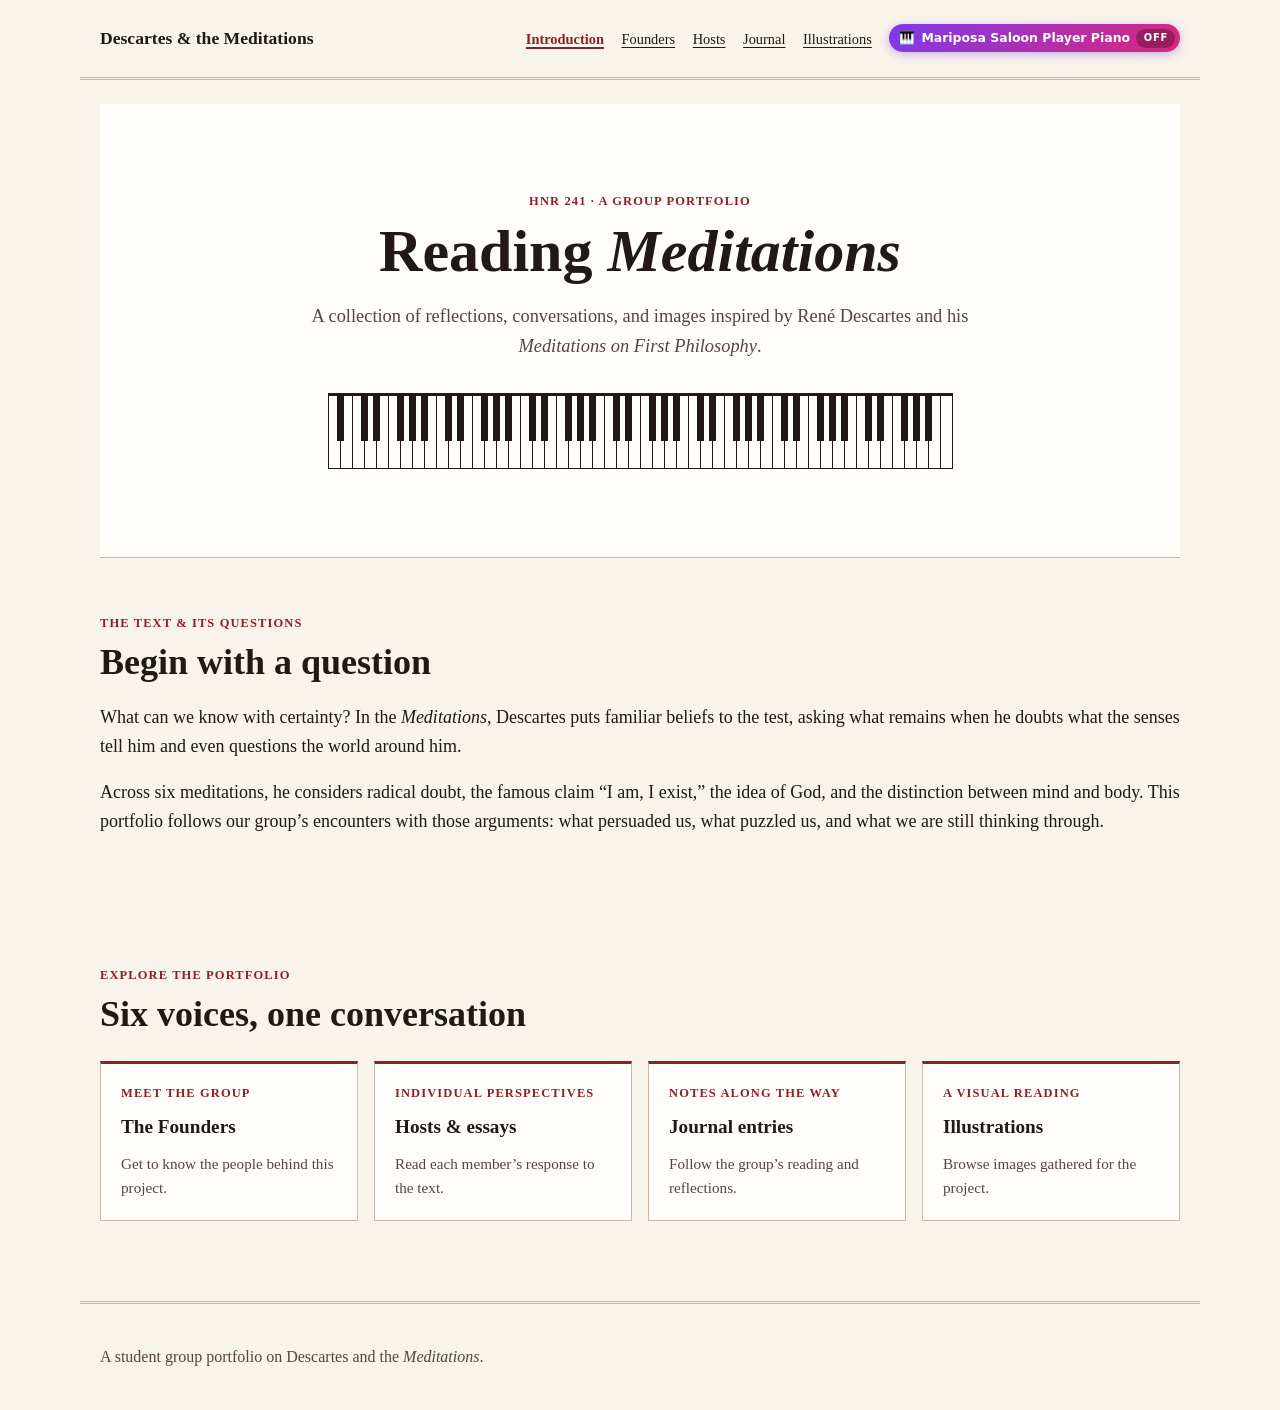
<file: index.html>
<!DOCTYPE html>
<html lang="en">
<head>
  <meta charset="utf-8">
  <meta name="viewport" content="width=device-width, initial-scale=1">
  <title>Descartes &amp; the Meditations | HNR 241</title>
  <link rel="stylesheet" href="styles.css">
  <script src="player-piano.js" defer></script>
</head>
<body>
  <a class="skip-link" href="#main">Skip to main content</a>

  <header class="site-header">
    <p class="site-title"><a href="index.html">Descartes <span aria-hidden="true">&amp;</span> the Meditations</a></p>
    <nav aria-label="Main navigation">
      <ul>
        <li><a href="index.html" aria-current="page">Introduction</a></li>
        <li><a href="founders.html">Founders</a></li>
        <li><a href="hosts.html">Hosts</a></li>
        <li><a href="journal.html">Journal</a></li>
        <li><a href="illustrations.html">Illustrations</a></li>
      </ul>
    </nav>
  </header>

  <main id="main">
    <section class="hero" aria-labelledby="page-title">
      <p class="eyebrow">HNR 241 · A group portfolio</p>
      <h1 id="page-title">Reading <em>Meditations</em></h1>
      <p class="hero-intro">A collection of reflections, conversations, and images inspired by René Descartes and his <em>Meditations on First Philosophy</em>.</p>
      <div class="piano-rule" aria-hidden="true" data-low="21"><span></span><span></span><span></span><span></span><span></span><span></span><span></span><span></span><span></span><span></span><span></span><span></span><span></span><span></span><span></span><span></span><span></span><span></span><span></span><span></span><span></span><span></span><span></span><span></span><span></span><span></span><span></span><span></span><span></span><span></span><span></span><span></span><span></span><span></span><span></span><span></span><span></span><span></span><span></span><span></span><span></span><span></span><span></span><span></span><span></span><span></span><span></span><span></span><span></span><span></span><span></span><span></span><span></span><span></span><span></span><span></span><span></span><span></span><span></span><span></span><span></span><span></span><span></span><span></span><span></span><span></span><span></span><span></span><span></span><span></span><span></span><span></span><span></span><span></span><span></span><span></span><span></span><span></span><span></span><span></span><span></span><span></span><span></span><span></span><span></span><span></span><span></span><span></span></div>
    </section>

    <section class="content-section" aria-labelledby="about-title">
      <p class="eyebrow">The text &amp; its questions</p>
      <h2 id="about-title">Begin with a question</h2>
      <p>What can we know with certainty? In the <em>Meditations</em>, Descartes puts familiar beliefs to the test, asking what remains when he doubts what the senses tell him and even questions the world around him.</p>
      <p>Across six meditations, he considers radical doubt, the famous claim “I am, I exist,” the idea of God, and the distinction between mind and body. This portfolio follows our group’s encounters with those arguments: what persuaded us, what puzzled us, and what we are still thinking through.</p>
    </section>

    <section class="content-section" aria-labelledby="explore-title">
      <p class="eyebrow">Explore the portfolio</p>
      <h2 id="explore-title">Six voices, one conversation</h2>
      <div class="page-cards">
        <a class="page-card" href="founders.html"><span class="card-label">Meet the group</span><strong>The Founders</strong><span>Get to know the people behind this project.</span></a>
        <a class="page-card" href="hosts.html"><span class="card-label">Individual perspectives</span><strong>Hosts &amp; essays</strong><span>Read each member’s response to the text.</span></a>
        <a class="page-card" href="journal.html"><span class="card-label">Notes along the way</span><strong>Journal entries</strong><span>Follow the group’s reading and reflections.</span></a>
        <a class="page-card" href="illustrations.html"><span class="card-label">A visual reading</span><strong>Illustrations</strong><span>Browse images gathered for the project.</span></a>
      </div>
    </section>
  </main>

  <footer class="site-footer">
    <p>A student group portfolio on Descartes and the <em>Meditations</em>.</p>
  </footer>
</body>
</html>
</file>
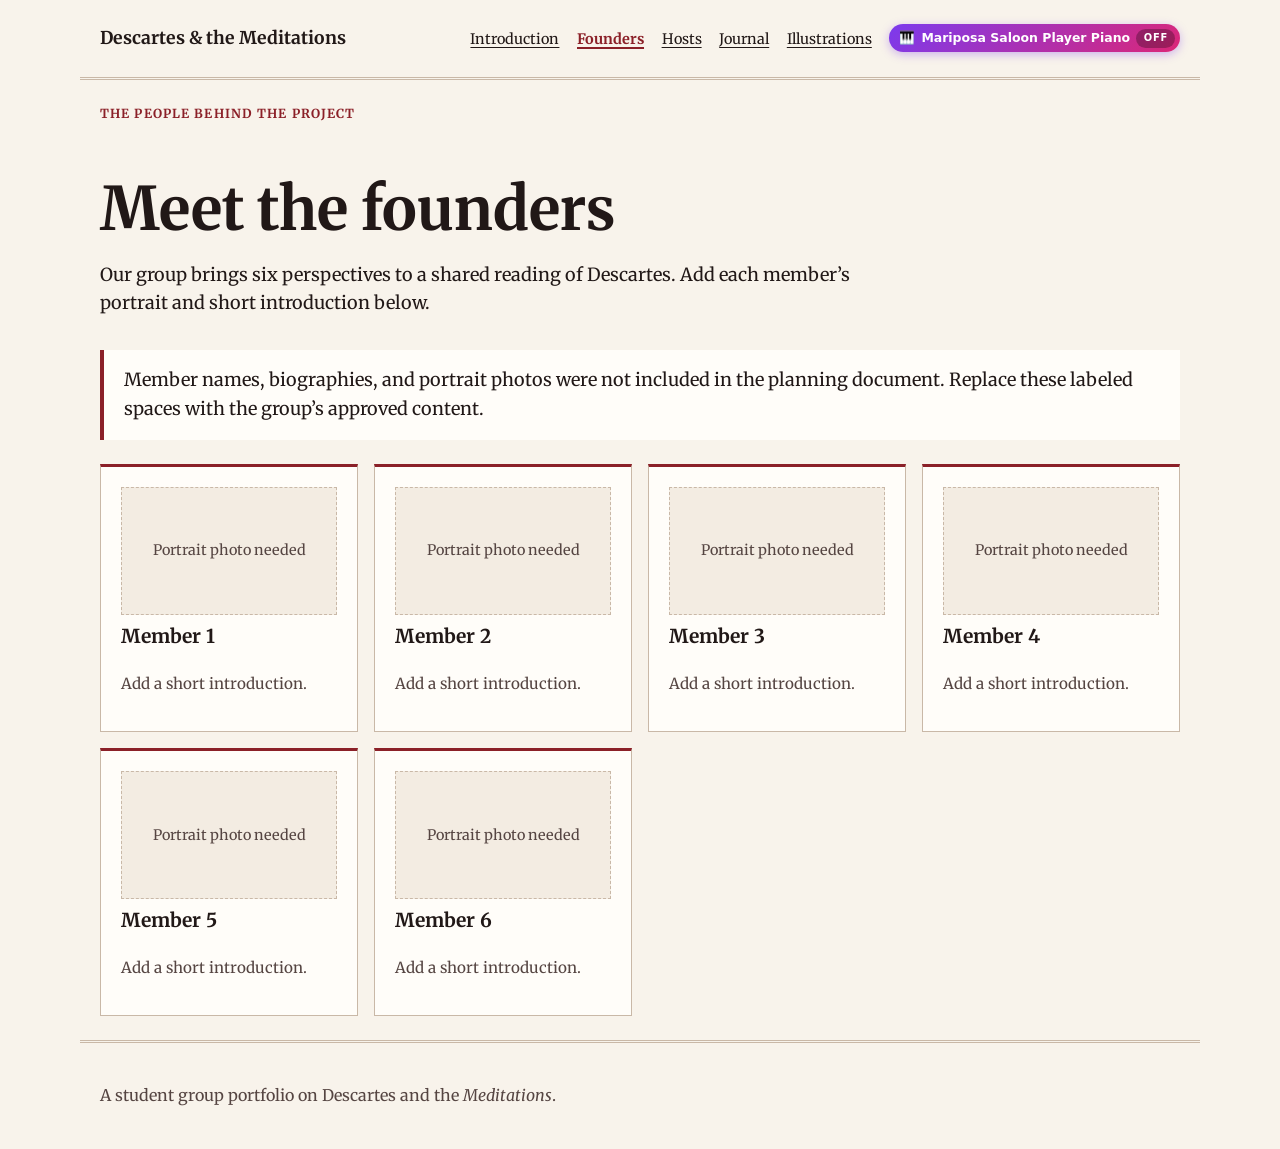
<file: founders.html>
<!DOCTYPE html>
<html lang="en">
<head>
  <meta charset="utf-8">
  <meta name="viewport" content="width=device-width, initial-scale=1">
  <meta name="description" content="Meet the student group behind this portfolio on Descartes and the Meditations.">
  <title>Founders | Descartes &amp; the Meditations</title>
  <link rel="preconnect" href="https://fonts.googleapis.com">
  <link rel="preconnect" href="https://fonts.gstatic.com" crossorigin>
  <link href="https://fonts.googleapis.com/css2?family=Merriweather:wght@400;700&display=swap" rel="stylesheet">
  <link rel="stylesheet" href="styles.css">
  <script src="player-piano.js" defer></script>
</head>
<body>
  <a class="skip-link" href="#main">Skip to main content</a>
  <header class="site-header">
    <p class="site-title"><a href="index.html">Descartes <span aria-hidden="true">&amp;</span> the Meditations</a></p>
    <nav aria-label="Main navigation">
      <ul>
        <li><a href="index.html">Introduction</a></li>
        <li><a href="founders.html" aria-current="page">Founders</a></li>
        <li><a href="hosts.html">Hosts</a></li>
        <li><a href="journal.html">Journal</a></li>
        <li><a href="illustrations.html">Illustrations</a></li>
      </ul>
    </nav>
  </header>
  <main id="main">
    <section class="page-intro">
      <p class="eyebrow">The people behind the project</p>
      <h1>Meet the founders</h1>
      <p>Our group brings six perspectives to a shared reading of Descartes. Add each member’s portrait and short introduction below.</p>
    </section>
    <p class="content-note">Member names, biographies, and portrait photos were not included in the planning document. Replace these labeled spaces with the group’s approved content.</p>
    <section class="profile-grid" aria-label="Group member profiles">
      <article class="profile-card"><div class="portrait-placeholder">Portrait photo needed</div><h2>Member 1</h2><p>Add a short introduction.</p></article>
      <article class="profile-card"><div class="portrait-placeholder">Portrait photo needed</div><h2>Member 2</h2><p>Add a short introduction.</p></article>
      <article class="profile-card"><div class="portrait-placeholder">Portrait photo needed</div><h2>Member 3</h2><p>Add a short introduction.</p></article>
      <article class="profile-card"><div class="portrait-placeholder">Portrait photo needed</div><h2>Member 4</h2><p>Add a short introduction.</p></article>
      <article class="profile-card"><div class="portrait-placeholder">Portrait photo needed</div><h2>Member 5</h2><p>Add a short introduction.</p></article>
      <article class="profile-card"><div class="portrait-placeholder">Portrait photo needed</div><h2>Member 6</h2><p>Add a short introduction.</p></article>
    </section>
  </main>
  <footer class="site-footer"><p>A student group portfolio on Descartes and the <em>Meditations</em>.</p></footer>
</body>
</html>
</file>
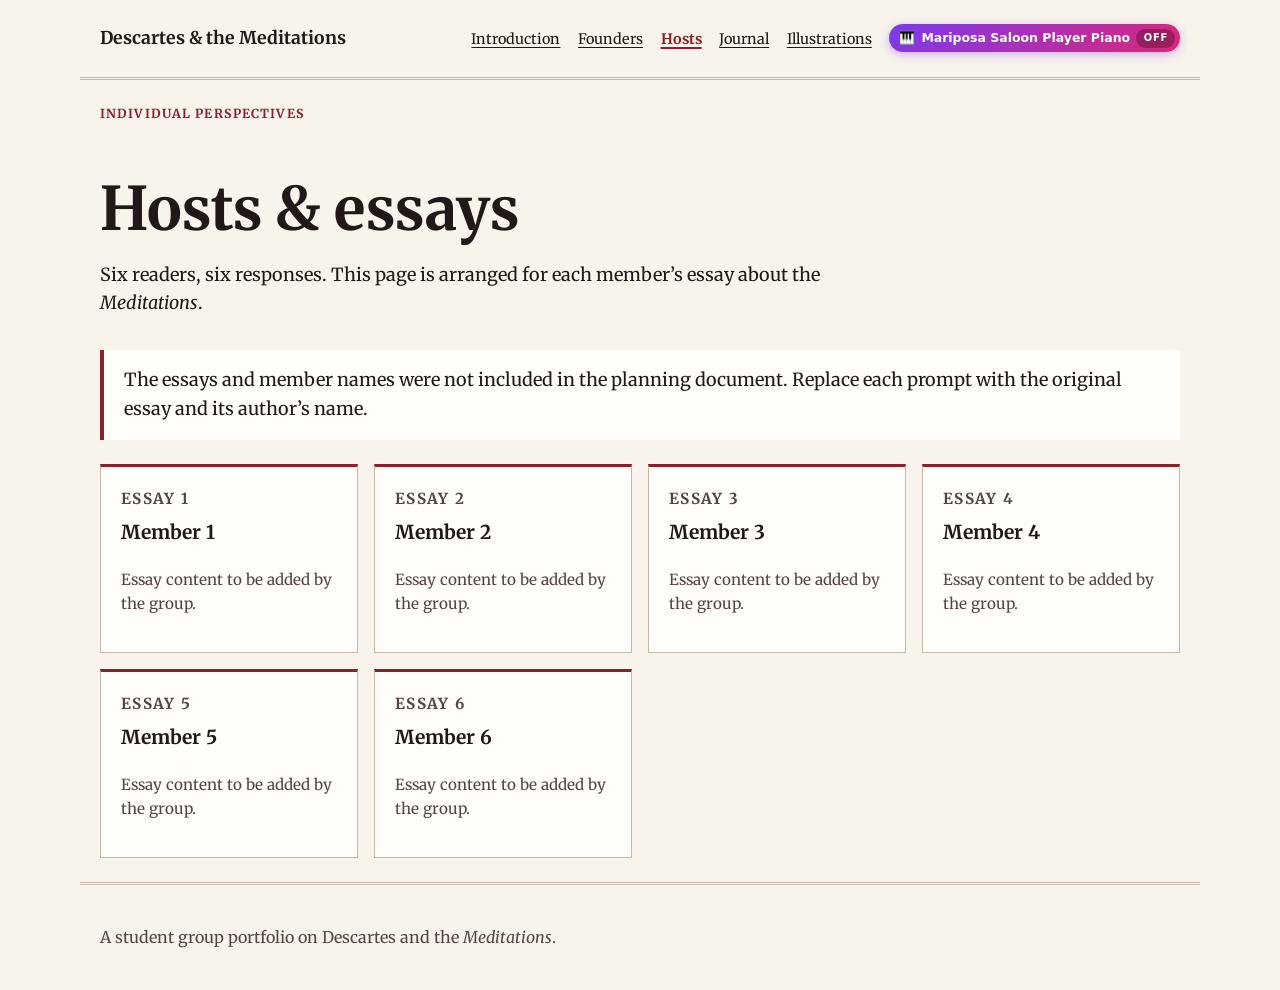
<file: hosts.html>
<!DOCTYPE html>
<html lang="en">
<head>
  <meta charset="utf-8">
  <meta name="viewport" content="width=device-width, initial-scale=1">
  <meta name="description" content="Individual group member essays on Descartes and the Meditations.">
  <title>Hosts &amp; essays | Descartes &amp; the Meditations</title>
  <link rel="preconnect" href="https://fonts.googleapis.com">
  <link rel="preconnect" href="https://fonts.gstatic.com" crossorigin>
  <link href="https://fonts.googleapis.com/css2?family=Merriweather:wght@400;700&display=swap" rel="stylesheet">
  <link rel="stylesheet" href="styles.css">
  <script src="player-piano.js" defer></script>
</head>
<body>
  <a class="skip-link" href="#main">Skip to main content</a>
  <header class="site-header">
    <p class="site-title"><a href="index.html">Descartes <span aria-hidden="true">&amp;</span> the Meditations</a></p>
    <nav aria-label="Main navigation">
      <ul>
        <li><a href="index.html">Introduction</a></li>
        <li><a href="founders.html">Founders</a></li>
        <li><a href="hosts.html" aria-current="page">Hosts</a></li>
        <li><a href="journal.html">Journal</a></li>
        <li><a href="illustrations.html">Illustrations</a></li>
      </ul>
    </nav>
  </header>
  <main id="main">
    <section class="page-intro">
      <p class="eyebrow">Individual perspectives</p>
      <h1>Hosts &amp; essays</h1>
      <p>Six readers, six responses. This page is arranged for each member’s essay about the <em>Meditations</em>.</p>
    </section>
    <p class="content-note">The essays and member names were not included in the planning document. Replace each prompt with the original essay and its author’s name.</p>
    <section class="profile-grid" aria-label="Member essays">
      <article class="profile-card"><p class="eyebrow">Essay 1</p><h2>Member 1</h2><p>Essay content to be added by the group.</p></article>
      <article class="profile-card"><p class="eyebrow">Essay 2</p><h2>Member 2</h2><p>Essay content to be added by the group.</p></article>
      <article class="profile-card"><p class="eyebrow">Essay 3</p><h2>Member 3</h2><p>Essay content to be added by the group.</p></article>
      <article class="profile-card"><p class="eyebrow">Essay 4</p><h2>Member 4</h2><p>Essay content to be added by the group.</p></article>
      <article class="profile-card"><p class="eyebrow">Essay 5</p><h2>Member 5</h2><p>Essay content to be added by the group.</p></article>
      <article class="profile-card"><p class="eyebrow">Essay 6</p><h2>Member 6</h2><p>Essay content to be added by the group.</p></article>
    </section>
  </main>
  <footer class="site-footer"><p>A student group portfolio on Descartes and the <em>Meditations</em>.</p></footer>
</body>
</html>
</file>
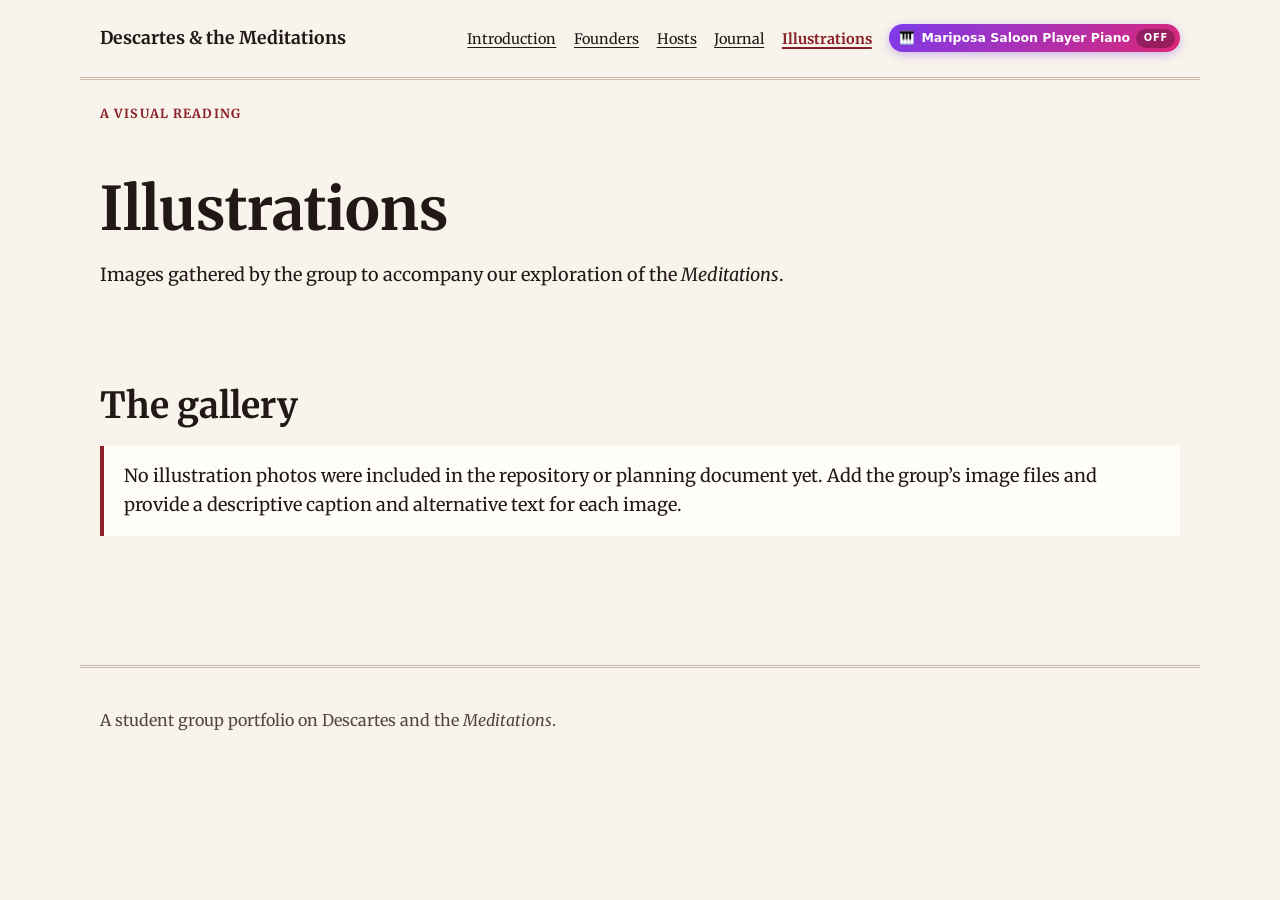
<file: illustrations.html>
<!DOCTYPE html>
<html lang="en">
<head>
  <meta charset="utf-8">
  <meta name="viewport" content="width=device-width, initial-scale=1">
  <meta name="description" content="Images and illustrations for a student group project on Descartes.">
  <title>Illustrations | Descartes &amp; the Meditations</title>
  <link rel="preconnect" href="https://fonts.googleapis.com">
  <link rel="preconnect" href="https://fonts.gstatic.com" crossorigin>
  <link href="https://fonts.googleapis.com/css2?family=Merriweather:wght@400;700&display=swap" rel="stylesheet">
  <link rel="stylesheet" href="styles.css">
  <script src="player-piano.js" defer></script>
</head>
<body>
  <a class="skip-link" href="#main">Skip to main content</a>
  <header class="site-header">
    <p class="site-title"><a href="index.html">Descartes <span aria-hidden="true">&amp;</span> the Meditations</a></p>
    <nav aria-label="Main navigation">
      <ul>
        <li><a href="index.html">Introduction</a></li>
        <li><a href="founders.html">Founders</a></li>
        <li><a href="hosts.html">Hosts</a></li>
        <li><a href="journal.html">Journal</a></li>
        <li><a href="illustrations.html" aria-current="page">Illustrations</a></li>
      </ul>
    </nav>
  </header>
  <main id="main">
    <section class="page-intro">
      <p class="eyebrow">A visual reading</p>
      <h1>Illustrations</h1>
      <p>Images gathered by the group to accompany our exploration of the <em>Meditations</em>.</p>
    </section>
    <section class="content-section" aria-labelledby="gallery-title">
      <h2 id="gallery-title">The gallery</h2>
      <p class="content-note">No illustration photos were included in the repository or planning document yet. Add the group’s image files and provide a descriptive caption and alternative text for each image.</p>
    </section>
  </main>
  <footer class="site-footer"><p>A student group portfolio on Descartes and the <em>Meditations</em>.</p></footer>
</body>
</html>
</file>
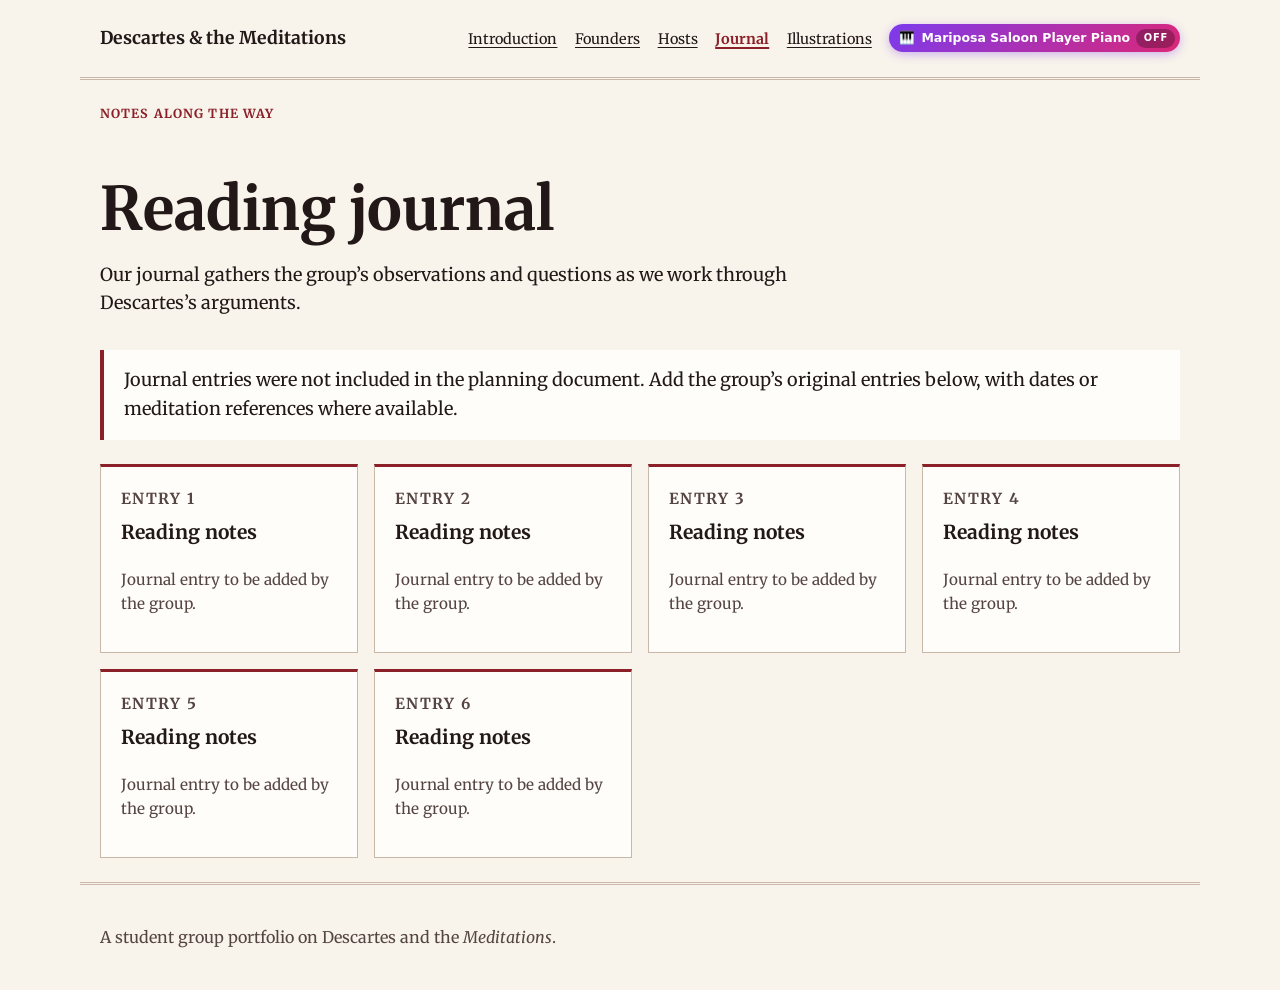
<file: journal.html>
<!DOCTYPE html>
<html lang="en">
<head>
  <meta charset="utf-8">
  <meta name="viewport" content="width=device-width, initial-scale=1">
  <meta name="description" content="Group journal entries from reading Descartes's Meditations.">
  <title>Journal | Descartes &amp; the Meditations</title>
  <link rel="preconnect" href="https://fonts.googleapis.com">
  <link rel="preconnect" href="https://fonts.gstatic.com" crossorigin>
  <link href="https://fonts.googleapis.com/css2?family=Merriweather:wght@400;700&display=swap" rel="stylesheet">
  <link rel="stylesheet" href="styles.css">
  <script src="player-piano.js" defer></script>
</head>
<body>
  <a class="skip-link" href="#main">Skip to main content</a>
  <header class="site-header">
    <p class="site-title"><a href="index.html">Descartes <span aria-hidden="true">&amp;</span> the Meditations</a></p>
    <nav aria-label="Main navigation">
      <ul>
        <li><a href="index.html">Introduction</a></li>
        <li><a href="founders.html">Founders</a></li>
        <li><a href="hosts.html">Hosts</a></li>
        <li><a href="journal.html" aria-current="page">Journal</a></li>
        <li><a href="illustrations.html">Illustrations</a></li>
      </ul>
    </nav>
  </header>
  <main id="main">
    <section class="page-intro">
      <p class="eyebrow">Notes along the way</p>
      <h1>Reading journal</h1>
      <p>Our journal gathers the group’s observations and questions as we work through Descartes’s arguments.</p>
    </section>
    <p class="content-note">Journal entries were not included in the planning document. Add the group’s original entries below, with dates or meditation references where available.</p>
    <section class="profile-grid" aria-label="Journal entries">
      <article class="profile-card"><p class="eyebrow">Entry 1</p><h2>Reading notes</h2><p>Journal entry to be added by the group.</p></article>
      <article class="profile-card"><p class="eyebrow">Entry 2</p><h2>Reading notes</h2><p>Journal entry to be added by the group.</p></article>
      <article class="profile-card"><p class="eyebrow">Entry 3</p><h2>Reading notes</h2><p>Journal entry to be added by the group.</p></article>
      <article class="profile-card"><p class="eyebrow">Entry 4</p><h2>Reading notes</h2><p>Journal entry to be added by the group.</p></article>
      <article class="profile-card"><p class="eyebrow">Entry 5</p><h2>Reading notes</h2><p>Journal entry to be added by the group.</p></article>
      <article class="profile-card"><p class="eyebrow">Entry 6</p><h2>Reading notes</h2><p>Journal entry to be added by the group.</p></article>
    </section>
  </main>
  <footer class="site-footer"><p>A student group portfolio on Descartes and the <em>Meditations</em>.</p></footer>
</body>
</html>
</file>
<file: styles.css>
:root {
  --text: #211817;
  --muted: #554542;
  --background: #f8f3eb;
  --accent: #8b2028;
  --border: #c9b8a7;
  --paper: #fffdf9;
  --max-width: 70rem;
}

*,
*::before,
*::after {
  box-sizing: border-box;
}

body {
  margin: 0;
  font-family: "Merriweather", Georgia, serif;
  font-size: 1.125rem;
  line-height: 1.6;
  color: var(--text);
  background: var(--background);
}

.site-header,
main,
.site-footer {
  max-width: var(--max-width);
  margin: 0 auto;
  padding: 1.5rem 1.25rem;
}

.site-header {
  display: flex;
  flex-wrap: wrap;
  align-items: baseline;
  justify-content: space-between;
  gap: 1rem;
  border-bottom: 1px solid var(--border);
}

.site-title {
  margin: 0;
  font-weight: 700;
}

.site-title a {
  color: inherit;
  text-decoration: none;
}

nav ul {
  display: flex;
  flex-wrap: wrap;
  gap: 1.25rem;
  margin: 0;
  padding: 0;
  list-style: none;
}

a {
  color: var(--accent);
}

a:focus-visible {
  outline: 3px solid var(--accent);
  outline-offset: 2px;
}

h1 {
  font-size: clamp(2.25rem, 5vw, 3.75rem);
  line-height: 1.15;
}

h2 {
  font-size: clamp(1.6rem, 3vw, 2.25rem);
  line-height: 1.25;
}

img,
video {
  max-width: 100%;
  height: auto;
}

.site-footer {
  border-top: 1px solid var(--border);
  color: var(--muted);
  font-size: 1rem;
}

.skip-link {
  position: absolute;
  left: -999rem;
}

.skip-link:focus {
  left: 1rem;
  top: 1rem;
  z-index: 2;
  padding: 0.5rem 0.75rem;
  color: var(--text);
  background: var(--paper);
  outline: 3px solid var(--accent);
}

.site-header {
  align-items: center;
  border-bottom: 3px double var(--border);
}

.site-title {
  font-size: 1.1rem;
}

nav ul {
  gap: 0.5rem 1.1rem;
}

nav a {
  color: var(--text);
  font-size: 0.9rem;
  text-decoration-thickness: 1px;
  text-underline-offset: 0.2em;
}

nav a[aria-current="page"] {
  color: var(--accent);
  font-weight: 700;
  text-decoration-thickness: 2px;
}

main {
  min-height: 65vh;
}

.hero {
  padding: clamp(2rem, 7vw, 5.5rem) clamp(1.25rem, 6vw, 4rem);
  border-bottom: 1px solid var(--border);
  background: var(--paper);
  text-align: center;
}

.hero h1 {
  margin: 0.35rem 0 1rem;
}

.hero-intro {
  max-width: 43rem;
  margin: 0 auto 1.5rem;
  color: var(--muted);
  font-size: 1.15rem;
}

.eyebrow,
.card-label {
  margin: 0;
  color: var(--accent);
  font-size: 0.78rem;
  font-weight: 700;
  letter-spacing: 0.09em;
  text-transform: uppercase;
}

/* The full keyboard, A0 to C8: one span per key, in keyboard order. */
.piano-rule {
  display: flex;
  box-sizing: content-box;
  width: min(39rem, 100% - 1px);
  height: min(4.5rem, 10.5vw);
  height: round(min(4.5rem, 10.5vw), 1px);   /* whole pixels, where round() is understood */
  margin: 2rem auto 0;
  border: solid var(--text);
  border-width: 3px 1px 1px 0;
  background: var(--paper);
}

.piano-rule span {
  flex: 1;
  border-left: 1px solid var(--text);
}

/* The sharps: 7/624 of the width, centred on the line between two naturals. */
.piano-rule span:nth-child(12n),
.piano-rule span:nth-child(12n + 2),
.piano-rule span:nth-child(12n + 5),
.piano-rule span:nth-child(12n + 7),
.piano-rule span:nth-child(12n + 10) {
  z-index: 1;
  flex: none;
  width: calc(100% * 7 / 624);
  height: 62.5%;
  margin: 0 calc(100% * -4 / 624) 0 calc(100% * -3 / 624);
  border: 0;
  background: var(--text);
}

.content-section {
  padding: clamp(2rem, 5vw, 3.5rem) 0;
}

.content-section h2 {
  margin: 0.35rem 0 1rem;
}

.page-cards,
.profile-grid {
  display: grid;
  grid-template-columns: repeat(auto-fit, minmax(min(100%, 15rem), 1fr));
  gap: 1rem;
  margin-top: 1.5rem;
}

.page-card,
.profile-card {
  display: flex;
  flex-direction: column;
  gap: 0.55rem;
  min-height: 10rem;
  padding: 1.25rem;
  border: 1px solid var(--border);
  border-top: 3px solid var(--accent);
  background: var(--paper);
}

.page-card {
  color: var(--text);
  text-decoration: none;
}

.page-card:hover {
  border-color: var(--accent);
}

.page-card:focus-visible {
  outline: 3px solid var(--accent);
  outline-offset: 3px;
}

.page-card strong,
.profile-card h2 {
  font-size: 1.2rem;
}

.page-card > span:last-child,
.profile-card p {
  color: var(--muted);
  font-size: 0.95rem;
}

.page-intro {
  max-width: 48rem;
  margin-bottom: 2rem;
}

.page-intro h1 {
  margin-bottom: 0.5rem;
}

.profile-card h2 {
  margin: 0;
}

.portrait-placeholder {
  display: grid;
  min-height: 8rem;
  place-items: center;
  border: 1px dashed var(--border);
  color: var(--muted);
  background: #f3ece2;
  font-size: 0.9rem;
  text-align: center;
}

.content-note {
  padding: 1rem 1.25rem;
  border-left: 4px solid var(--accent);
  background: var(--paper);
}

.site-footer {
  border-top: 3px double var(--border);
}

@media (max-width: 42rem) {
  .site-header {
    align-items: flex-start;
  }

  .site-header,
  main,
  .site-footer {
    padding-right: 1rem;
    padding-left: 1rem;
  }

  nav ul {
    gap: 0.45rem 0.85rem;
  }
}
</file>
